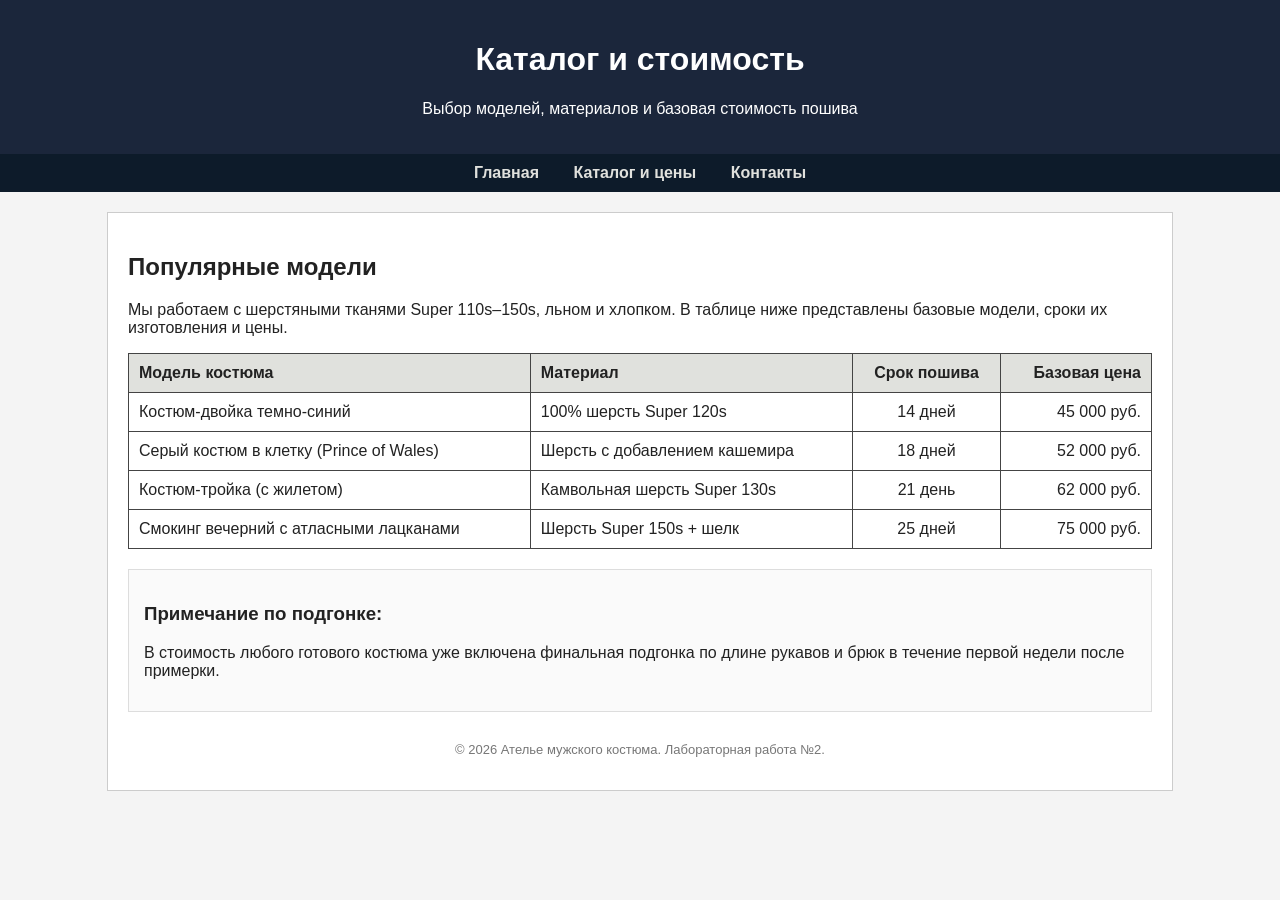
<file: lab2/catalog.html>
﻿<!DOCTYPE html>
<html lang="ru">
<head>
    <meta charset="UTF-8">
    <title>Каталог костюмов</title>
    <link rel="stylesheet" href="style.css">
</head>
<body>

    <header>
        <h1>Каталог и стоимость</h1>
        <p>Выбор моделей, материалов и базовая стоимость пошива</p>
    </header>

    <nav>
        <a href="index.html">Главная</a>
        <a href="catalog.html">Каталог и цены</a>
        <a href="contacts.html">Контакты</a>
    </nav>

    <div class="container">
        <h2>Популярные модели</h2>

        <p>
            Мы работаем с шерстяными тканями Super 110s–150s, льном и хлопком.
            В таблице ниже представлены базовые модели, сроки их изготовления и цены.
        </p>

        <table>
            <thead>
                <tr>
                    <th class="align-left">Модель костюма</th>
                    <th class="align-left">Материал</th>
                    <th class="align-center">Срок пошива</th>
                    <th class="align-right">Базовая цена</th>
                </tr>
            </thead>
            <tbody>
                <tr>
                    <td class="align-left">Костюм-двойка темно-синий</td>
                    <td class="align-left">100% шерсть Super 120s</td>
                    <td class="align-center">14 дней</td>
                    <td class="align-right">45 000 руб.</td>
                </tr>
                <tr>
                    <td class="align-left">Серый костюм в клетку (Prince of Wales)</td>
                    <td class="align-left">Шерсть с добавлением кашемира</td>
                    <td class="align-center">18 дней</td>
                    <td class="align-right">52 000 руб.</td>
                </tr>
                <tr>
                    <td class="align-left">Костюм-тройка (с жилетом)</td>
                    <td class="align-left">Камвольная шерсть Super 130s</td>
                    <td class="align-center">21 день</td>
                    <td class="align-right">62 000 руб.</td>
                </tr>
                <tr>
                    <td class="align-left">Смокинг вечерний с атласными лацканами</td>
                    <td class="align-left">Шерсть Super 150s + шелк</td>
                    <td class="align-center">25 дней</td>
                    <td class="align-right">75 000 руб.</td>
                </tr>
            </tbody>
        </table>

        <div class="card" style="margin-top: 20px;">
            <h3>Примечание по подгонке:</h3>
            <p>
                В стоимость любого готового костюма уже включена финальная подгонка по длине
                рукавов и брюк в течение первой недели после примерки.
            </p>
        </div>

        <p id="footer-note">© 2026 Ателье мужского костюма. Лабораторная работа №2.</p>
    </div>

</body>
</html>
</file>
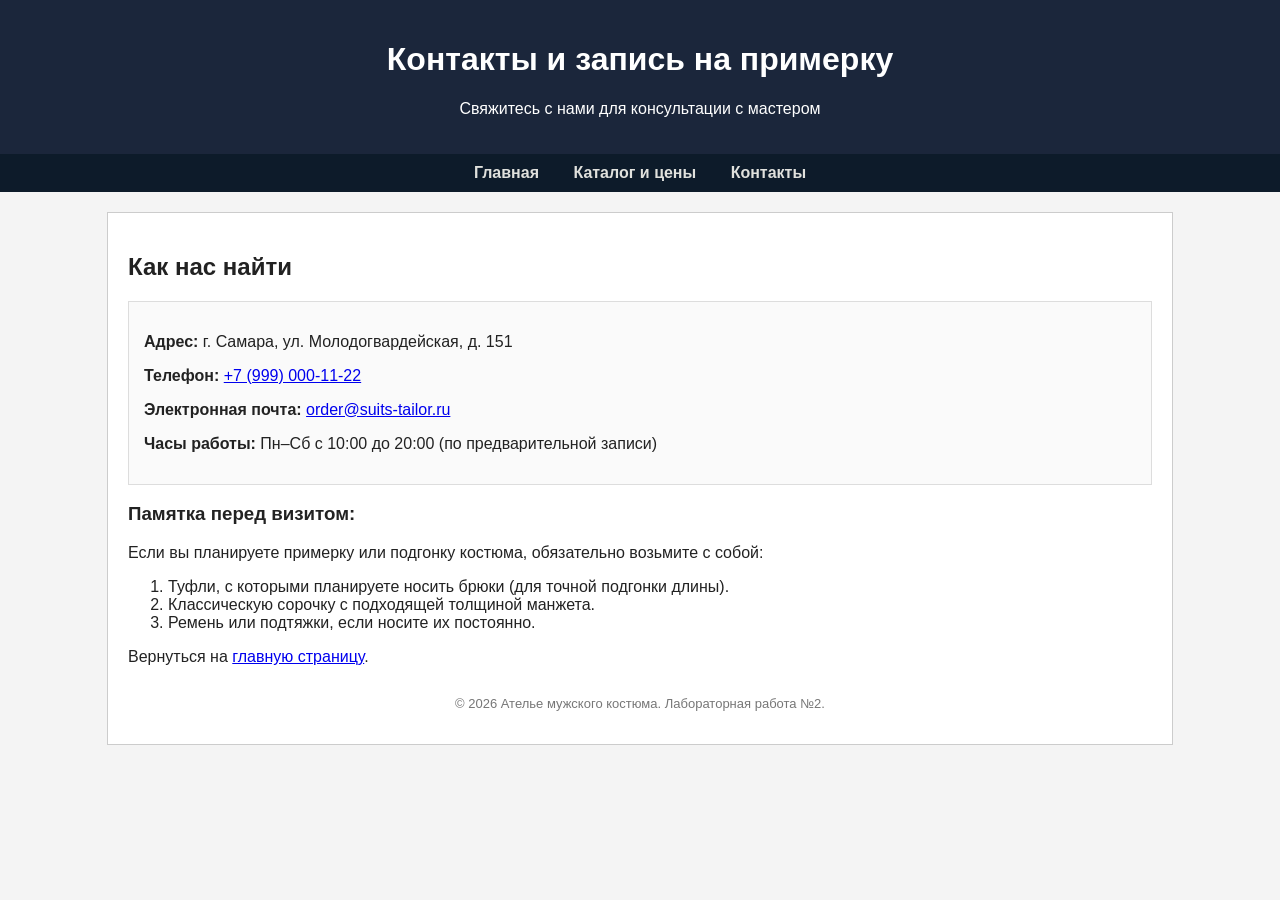
<file: lab2/contacts.html>
﻿<!DOCTYPE html>
<html lang="ru">
<head>
    <meta charset="UTF-8">
    <title>Контакты ателье</title>
    <link rel="stylesheet" href="style.css">
</head>
<body>

    <header>
        <h1>Контакты и запись на примерку</h1>
        <p>Свяжитесь с нами для консультации с мастером</p>
    </header>

    <nav>
        <a href="index.html">Главная</a>
        <a href="catalog.html">Каталог и цены</a>
        <a href="contacts.html">Контакты</a>
    </nav>

    <div class="container">
        <h2>Как нас найти</h2>

        <div class="card">
            <p><strong>Адрес:</strong> г. Самара, ул. Молодогвардейская, д. 151</p>
            <p><strong>Телефон:</strong> <a href="tel:+79990001122">+7 (999) 000-11-22</a></p>
            <p><strong>Электронная почта:</strong> <a href="mailto:order@suits-tailor.ru">order@suits-tailor.ru</a></p>
            <p><strong>Часы работы:</strong> Пн–Сб с 10:00 до 20:00 (по предварительной записи)</p>
        </div>

        <h3>Памятка перед визитом:</h3>
        <p>
            Если вы планируете примерку или подгонку костюма, обязательно возьмите с собой:
        </p>
        <ol>
            <li>Туфли, с которыми планируете носить брюки (для точной подгонки длины).</li>
            <li>Классическую сорочку с подходящей толщиной манжета.</li>
            <li>Ремень или подтяжки, если носите их постоянно.</li>
        </ol>

        <p>Вернуться на <a href="index.html">главную страницу</a>.</p>

        <p id="footer-note">© 2026 Ателье мужского костюма. Лабораторная работа №2.</p>
    </div>

</body>
</html>
</file>
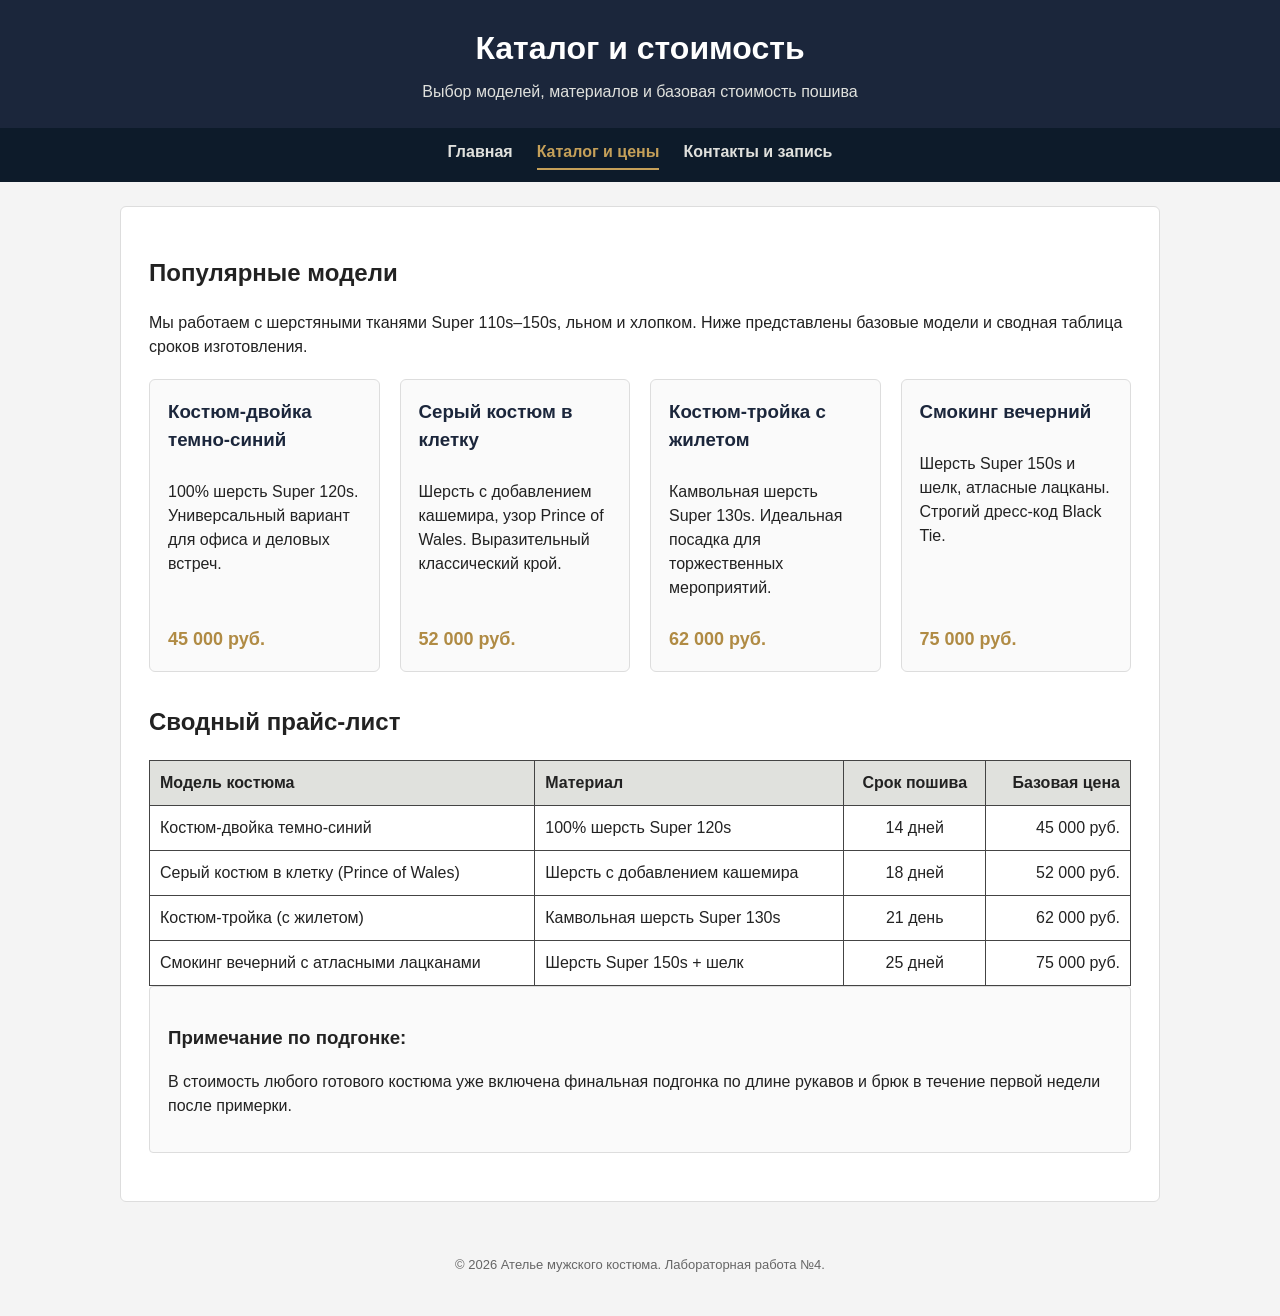
<file: lab4/catalog.html>
<!DOCTYPE html>
<html lang="ru">
<head>
    <meta charset="UTF-8">
    <meta name="viewport" content="width=device-width, initial-scale=1.0">
    <title>Каталог костюмов</title>
    <link rel="stylesheet" href="style.css">
</head>
<body>

    <header class="header">
        <h1 class="header__title">Каталог и стоимость</h1>
        <p class="header__subtitle">Выбор моделей, материалов и базовая стоимость пошива</p>
    </header>

    <nav class="nav">
        <a class="nav__link" href="index.html">Главная</a>
        <a class="nav__link nav__link--active" href="catalog.html">Каталог и цены</a>
        <a class="nav__link" href="contacts.html">Контакты и запись</a>
    </nav>

    <main class="main">
        <h2>Популярные модели</h2>
        <p>
            Мы работаем с шерстяными тканями Super 110s–150s, льном и хлопком.
            Ниже представлены базовые модели и сводная таблица сроков изготовления.
        </p>

        <section class="catalog-grid">
            <article class="catalog-grid__card">
                <h3 class="catalog-grid__title">Костюм-двойка темно-синий</h3>
                <p>100% шерсть Super 120s. Универсальный вариант для офиса и деловых встреч.</p>
                <p class="catalog-grid__price">45 000 руб.</p>
            </article>

            <article class="catalog-grid__card">
                <h3 class="catalog-grid__title">Серый костюм в клетку</h3>
                <p>Шерсть с добавлением кашемира, узор Prince of Wales. Выразительный классический крой.</p>
                <p class="catalog-grid__price">52 000 руб.</p>
            </article>

            <article class="catalog-grid__card">
                <h3 class="catalog-grid__title">Костюм-тройка с жилетом</h3>
                <p>Камвольная шерсть Super 130s. Идеальная посадка для торжественных мероприятий.</p>
                <p class="catalog-grid__price">62 000 руб.</p>
            </article>

            <article class="catalog-grid__card">
                <h3 class="catalog-grid__title">Смокинг вечерний</h3>
                <p>Шерсть Super 150s и шелк, атласные лацканы. Строгий дресс-код Black Tie.</p>
                <p class="catalog-grid__price">75 000 руб.</p>
            </article>
        </section>

        <h2>Сводный прайс-лист</h2>
        <table class="price-table">
            <thead>
                <tr>
                    <th class="price-table__head price-table__cell--left">Модель костюма</th>
                    <th class="price-table__head price-table__cell--left">Материал</th>
                    <th class="price-table__head price-table__cell--center">Срок пошива</th>
                    <th class="price-table__head price-table__cell--right">Базовая цена</th>
                </tr>
            </thead>
            <tbody>
                <tr>
                    <td class="price-table__cell price-table__cell--left">Костюм-двойка темно-синий</td>
                    <td class="price-table__cell price-table__cell--left">100% шерсть Super 120s</td>
                    <td class="price-table__cell price-table__cell--center">14 дней</td>
                    <td class="price-table__cell price-table__cell--right">45 000 руб.</td>
                </tr>
                <tr>
                    <td class="price-table__cell price-table__cell--left">Серый костюм в клетку (Prince of Wales)</td>
                    <td class="price-table__cell price-table__cell--left">Шерсть с добавлением кашемира</td>
                    <td class="price-table__cell price-table__cell--center">18 дней</td>
                    <td class="price-table__cell price-table__cell--right">52 000 руб.</td>
                </tr>
                <tr>
                    <td class="price-table__cell price-table__cell--left">Костюм-тройка (с жилетом)</td>
                    <td class="price-table__cell price-table__cell--left">Камвольная шерсть Super 130s</td>
                    <td class="price-table__cell price-table__cell--center">21 день</td>
                    <td class="price-table__cell price-table__cell--right">62 000 руб.</td>
                </tr>
                <tr>
                    <td class="price-table__cell price-table__cell--left">Смокинг вечерний с атласными лацканами</td>
                    <td class="price-table__cell price-table__cell--left">Шерсть Super 150s + шелк</td>
                    <td class="price-table__cell price-table__cell--center">25 дней</td>
                    <td class="price-table__cell price-table__cell--right">75 000 руб.</td>
                </tr>
            </tbody>
        </table>

        <div class="card">
            <h3>Примечание по подгонке:</h3>
            <p>
                В стоимость любого готового костюма уже включена финальная подгонка по длине
                рукавов и брюк в течение первой недели после примерки.
            </p>
        </div>
    </main>

    <footer class="footer">
        <p>© 2026 Ателье мужского костюма. Лабораторная работа №4.</p>
    </footer>

</body>
</html>
</file>
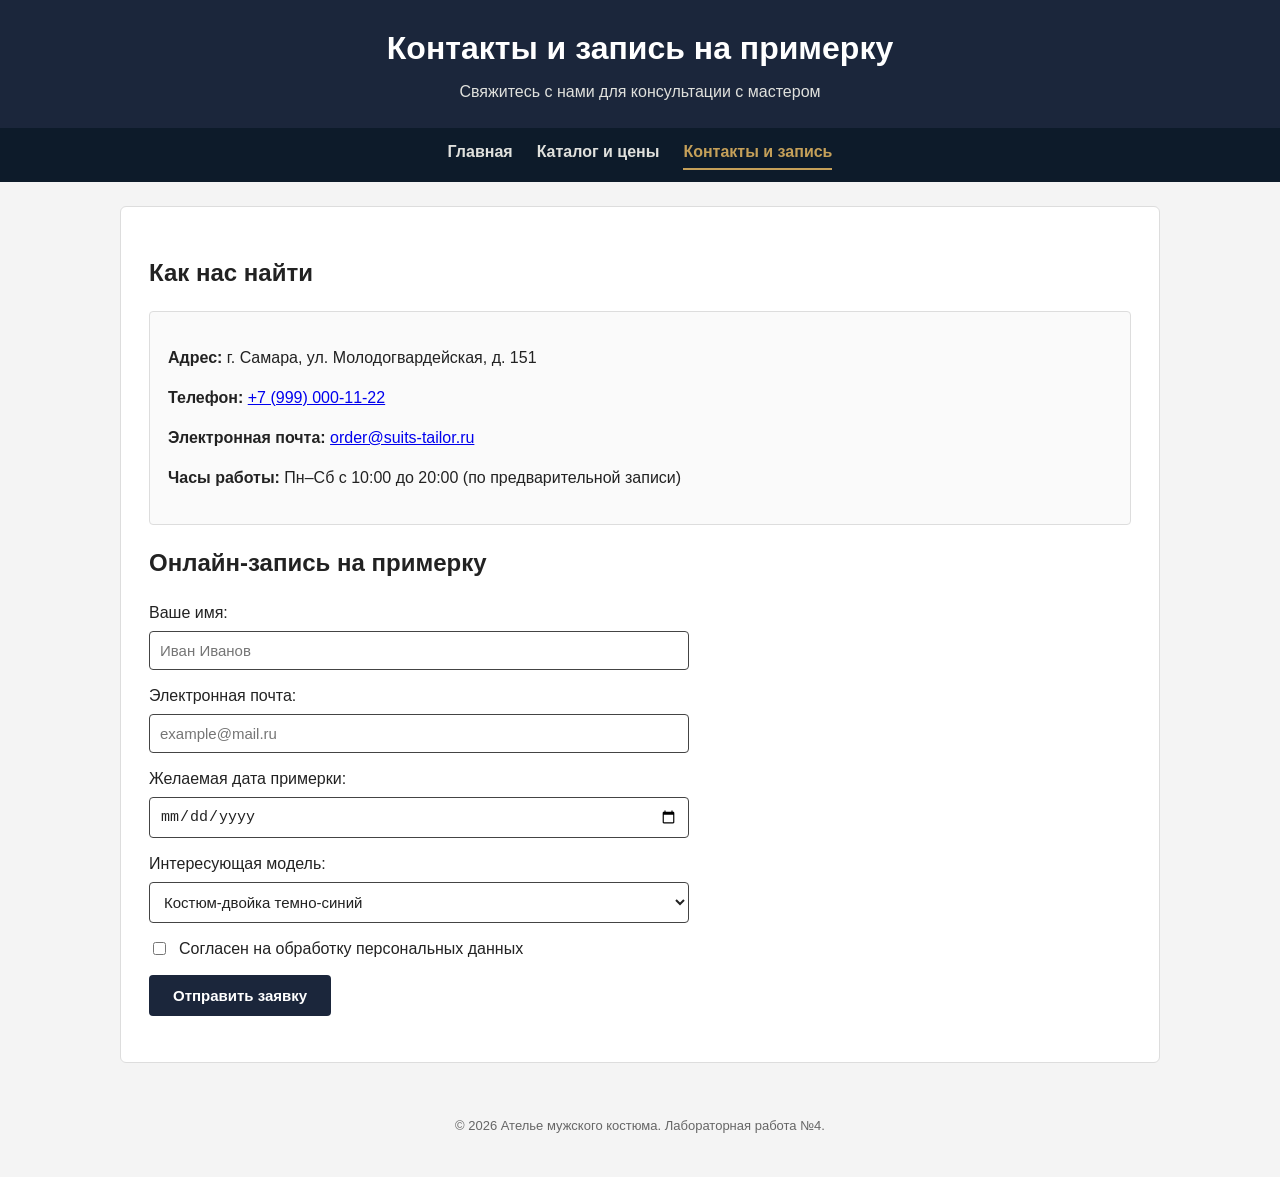
<file: lab4/contacts.html>
<!DOCTYPE html>
<html lang="ru">
<head>
    <meta charset="UTF-8">
    <meta name="viewport" content="width=device-width, initial-scale=1.0">
    <title>Контакты и запись на примерку</title>
    <link rel="stylesheet" href="style.css">
</head>
<body>

    <header class="header">
        <h1 class="header__title">Контакты и запись на примерку</h1>
        <p class="header__subtitle">Свяжитесь с нами для консультации с мастером</p>
    </header>

    <nav class="nav">
        <a class="nav__link" href="index.html">Главная</a>
        <a class="nav__link" href="catalog.html">Каталог и цены</a>
        <a class="nav__link nav__link--active" href="contacts.html">Контакты и запись</a>
    </nav>

    <main class="main">
        <h2>Как нас найти</h2>

        <div class="card">
            <p><strong>Адрес:</strong> г. Самара, ул. Молодогвардейская, д. 151</p>
            <p><strong>Телефон:</strong> <a href="tel:+79990001122">+7 (999) 000-11-22</a></p>
            <p><strong>Электронная почта:</strong> <a href="mailto:order@suits-tailor.ru">order@suits-tailor.ru</a></p>
            <p><strong>Часы работы:</strong> Пн–Сб с 10:00 до 20:00 (по предварительной записи)</p>
        </div>

        <section>
            <h2>Онлайн-запись на примерку</h2>
            <form class="fitting-form" id="fittingForm">
                <div class="fitting-form__group">
                    <label for="clientName">Ваше имя:</label>
                    <input class="fitting-form__input" type="text" id="clientName" name="clientName" placeholder="Иван Иванов" required>
                </div>

                <div class="fitting-form__group">
                    <label for="clientEmail">Электронная почта:</label>
                    <input class="fitting-form__input" type="email" id="clientEmail" name="clientEmail" placeholder="example@mail.ru" required>
                </div>

                <div class="fitting-form__group">
                    <label for="fittingDate">Желаемая дата примерки:</label>
                    <input class="fitting-form__input" type="date" id="fittingDate" name="fittingDate" required>
                </div>

                <div class="fitting-form__group">
                    <label for="suitModel">Интересующая модель:</label>
                    <select class="fitting-form__select" id="suitModel" name="suitModel">
                        <option value="Костюм-двойка темно-синий">Костюм-двойка темно-синий</option>
                        <option value="Серый костюм в клетку">Серый костюм в клетку</option>
                        <option value="Костюм-тройка с жилетом">Костюм-тройка с жилетом</option>
                        <option value="Смокинг вечерний">Смокинг вечерний</option>
                    </select>
                </div>

                <div class="fitting-form__group fitting-form__group--checkbox">
                    <input type="checkbox" id="consent" name="consent" required>
                    <label for="consent">Согласен на обработку персональных данных</label>
                </div>

                <button class="fitting-form__submit" type="submit">Отправить заявку</button>
                <p class="fitting-form__status" id="formStatus"></p>
            </form>
        </section>
    </main>

    <footer class="footer">
        <p>© 2026 Ателье мужского костюма. Лабораторная работа №4.</p>
    </footer>

    <script src="script.js"></script>
</body>
</html>
</file>
<file: lab2/style.css>
body {
    font-family: Arial, sans-serif;
    background-color: #f4f4f4;
    color: #222222;
    margin: 0;
    padding: 0;
}

header {
    background-color: #1b263b;
    color: #ffffff;
    padding: 20px;
    text-align: center;
}

nav {
    background-color: #0d1b2a;
    padding: 10px;
    text-align: center;
}

    nav a {
        color: #e0e1dd;
        text-decoration: none;
        margin: 0 15px;
        font-weight: bold;
    }

        nav a:hover {
            color: #c5a059;
        }

.container {
    width: 80%;
    margin: 20px auto;
    background-color: #ffffff;
    padding: 20px;
    border: 1px solid #cccccc;
}

.card {
    border: 1px solid #dddddd;
    padding: 15px;
    margin-bottom: 15px;
    background-color: #fafafa;
}

.suit-img {
    max-width: 400px;
    display: block;
    margin: 15px 0;
    border: 1px solid #777777;
}

table {
    width: 100%;
    border-collapse: collapse;
    margin-top: 15px;
}

th, td {
    border: 1px solid #444444;
    padding: 10px;
}

th {
    background-color: #e0e1dd;
    text-align: center;
}

.align-left {
    text-align: left;
}

.align-center {
    text-align: center;
}

.align-right {
    text-align: right;
}

#footer-note {
    font-size: 13px;
    color: #777777;
    text-align: center;
    margin-top: 30px;
}
</file>
<file: lab4/style.css>
:root {
    --color-bg: #f4f4f4;
    --color-surface: #ffffff;
    --color-surface-muted: #fafafa;
    --color-primary: #1b263b;
    --color-primary-dark: #0d1b2a;
    --color-accent: #c5a059;
    --color-accent-hover: #b08b44;
    --color-text: #222222;
    --color-text-light: #ffffff;
    --color-text-nav: #e0e1dd;
    --color-text-muted: #666666;
    --color-border: #dddddd;
    --color-border-dark: #444444;
    --color-table-head: #e0e1dd;
    --color-shadow: rgba(13, 27, 42, 0.12);
    --color-accent-glow: rgba(197, 160, 89, 0.45);
}

* {
    box-sizing: border-box;
}

body {
    font-family: Arial, sans-serif;
    background-color: var(--color-bg);
    color: var(--color-text);
    margin: 0;
    padding: 0;
    line-height: 1.5;
}

/* ����� � ��������� */
.header {
    background-color: var(--color-primary);
    color: var(--color-text-light);
    padding: 24px 20px;
    text-align: center;
}

.header__title {
    margin: 0 0 8px;
}

.header__subtitle {
    margin: 0;
    color: var(--color-text-nav);
}

.nav {
    background-color: var(--color-primary-dark);
    padding: 12px 20px;
    display: flex;
    justify-content: center;
    flex-wrap: wrap;
    gap: 24px;
}

.nav__link {
    color: var(--color-text-nav);
    text-decoration: none;
    font-weight: bold;
    padding-bottom: 4px;
    border-bottom: 2px solid transparent;
    transition: color 0.25s ease, border-color 0.25s ease;
}

    .nav__link:hover,
    .nav__link--active {
        color: var(--color-accent);
        border-bottom-color: var(--color-accent);
    }

/* �������� ��������� */
.main {
    width: 90%;
    max-width: 1040px;
    margin: 24px auto;
    background-color: var(--color-surface);
    padding: 28px;
    border: 1px solid var(--color-border);
    border-radius: 6px;
}

/* ������� ��������: Flexbox + CSS-�������� */
.hero {
    display: flex;
    align-items: center;
    gap: 32px;
    margin-bottom: 32px;
    animation: fadeSlideUp 0.8s ease-out both;
}

.hero__media {
    flex: 0 0 340px;
}

.hero__image {
    width: 100%;
    display: block;
    border: 2px solid var(--color-accent);
    border-radius: 4px;
}

.hero__content {
    flex: 1;
}

.hero__button {
    display: inline-block;
    margin-top: 12px;
    padding: 12px 24px;
    background-color: var(--color-accent);
    color: var(--color-primary-dark);
    text-decoration: none;
    font-weight: bold;
    border-radius: 4px;
    transition: transform 0.25s ease, background-color 0.25s ease;
    animation: pulseGlow 2.4s infinite ease-in-out;
}

    .hero__button:hover {
        background-color: var(--color-accent-hover);
        transform: translateY(-2px);
    }

.features {
    display: flex;
    flex-wrap: wrap;
    gap: 16px;
    margin-top: 16px;
}

.features__item {
    flex: 1 1 220px;
    background-color: var(--color-surface-muted);
    border: 1px solid var(--color-border);
    border-top: 3px solid var(--color-accent);
    padding: 16px;
    border-radius: 4px;
}

.features__title {
    margin: 0 0 8px;
    color: var(--color-primary);
}

/* �������: CSS Grid */
.catalog-grid {
    display: grid;
    grid-template-columns: repeat(auto-fit, minmax(220px, 1fr));
    gap: 20px;
    margin: 20px 0 32px;
}

.catalog-grid__card {
    display: grid;
    grid-template-rows: auto 1fr auto;
    gap: 10px;
    background-color: var(--color-surface-muted);
    border: 1px solid var(--color-border);
    padding: 18px;
    border-radius: 6px;
    transition: transform 0.25s ease, box-shadow 0.25s ease;
}

    .catalog-grid__card:hover {
        transform: translateY(-4px);
        box-shadow: 0 8px 18px var(--color-shadow);
    }

.catalog-grid__title {
    margin: 0;
    color: var(--color-primary);
}

.catalog-grid__price {
    font-size: 18px;
    font-weight: bold;
    color: var(--color-accent-hover);
    margin: 0;
}

/* ������� */
.price-table {
    width: 100%;
    border-collapse: collapse;
    margin-top: 16px;
}

.price-table__head,
.price-table__cell {
    border: 1px solid var(--color-border-dark);
    padding: 10px;
}

.price-table__head {
    background-color: var(--color-table-head);
}

.price-table__cell--left {
    text-align: left;
}

.price-table__cell--center {
    text-align: center;
}

.price-table__cell--right {
    text-align: right;
}

/* �������� � ����� */
.card {
    border: 1px solid var(--color-border);
    padding: 18px;
    margin-bottom: 20px;
    background-color: var(--color-surface-muted);
    border-radius: 4px;
}

.fitting-form {
    display: flex;
    flex-direction: column;
    gap: 14px;
    max-width: 540px;
}

.fitting-form__group {
    display: flex;
    flex-direction: column;
    gap: 6px;
}

.fitting-form__group--checkbox {
    flex-direction: row;
    align-items: center;
    gap: 10px;
}

.fitting-form__input,
.fitting-form__select {
    padding: 10px;
    border: 1px solid var(--color-border-dark);
    border-radius: 4px;
    font-size: 15px;
    background-color: var(--color-surface);
    color: var(--color-text);
}

.fitting-form__submit {
    align-self: flex-start;
    padding: 12px 24px;
    background-color: var(--color-primary);
    color: var(--color-text-light);
    border: none;
    border-radius: 4px;
    font-size: 15px;
    font-weight: bold;
    cursor: pointer;
    transition: background-color 0.25s ease;
}

    .fitting-form__submit:hover {
        background-color: var(--color-accent);
        color: var(--color-primary-dark);
    }

.fitting-form__status {
    margin: 4px 0 0;
    font-weight: bold;
    color: var(--color-primary);
}

/* ������ */
.footer {
    text-align: center;
    padding: 16px 20px 28px;
    font-size: 13px;
    color: var(--color-text-muted);
}

/* �������� */
@keyframes fadeSlideUp {
    from {
        opacity: 0;
        transform: translateY(20px);
    }

    to {
        opacity: 1;
        transform: translateY(0);
    }
}

@keyframes pulseGlow {
    0%, 100% {
        box-shadow: 0 0 0 0 var(--color-accent-glow);
    }

    50% {
        box-shadow: 0 0 16px 4px var(--color-accent-glow);
    }
}

@media (max-width: 768px) {
    .hero {
        flex-direction: column;
    }

    .hero__media {
        flex: none;
        width: 100%;
        max-width: 380px;
    }
}
</file>
